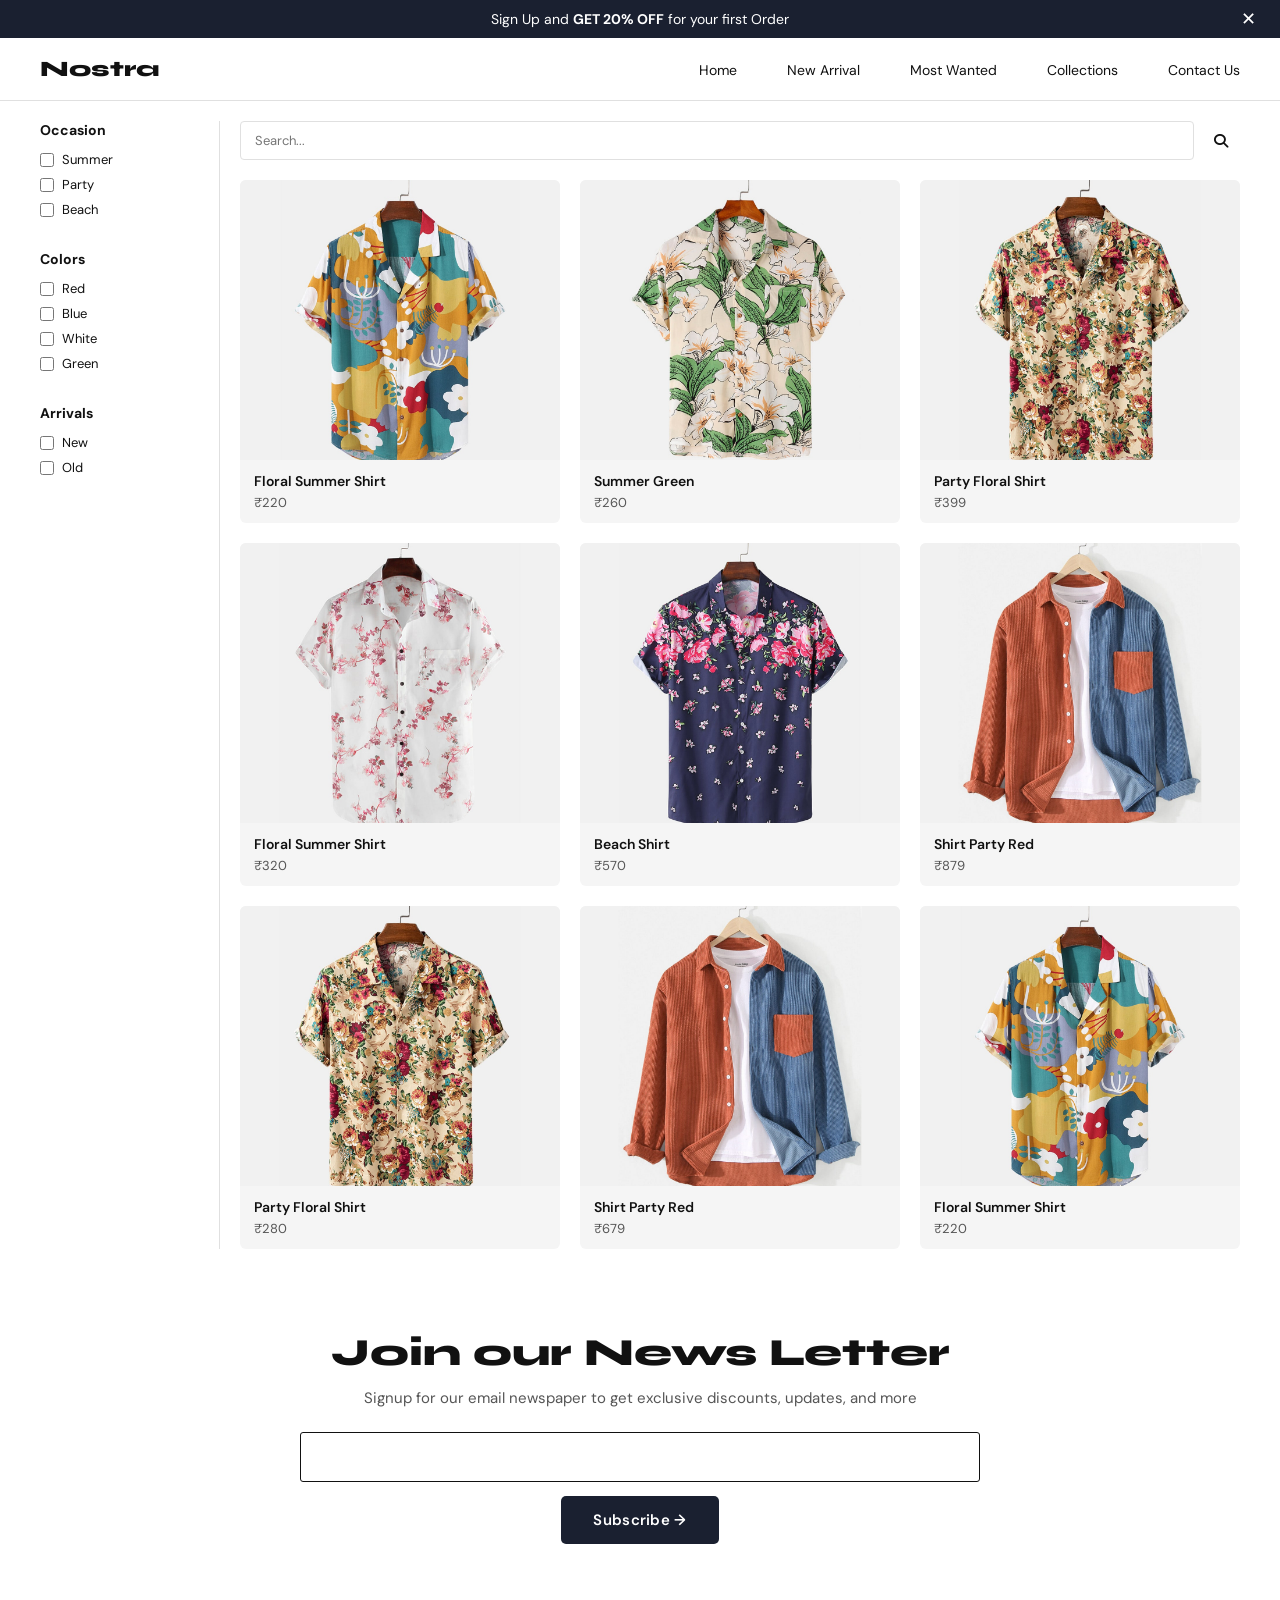
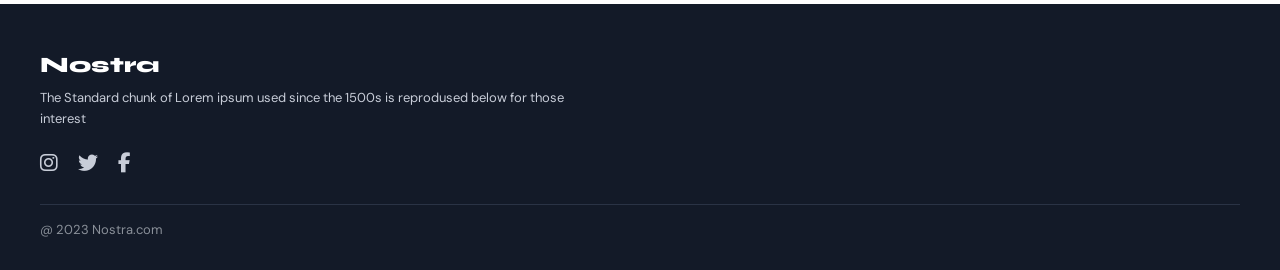
<file: collections.html>
<!DOCTYPE html>
<html lang="en">
<head>
  <meta charset="UTF-8" />
  <meta name="viewport" content="width=device-width, initial-scale=1.0"/>
  <title>Collections - Nostra</title>
  <link rel="preconnect" href="https://fonts.googleapis.com">
  <link href="https://fonts.googleapis.com/css2?family=Syne:wght@400;600;700;800&family=DM+Sans:wght@300;400;500;600&display=swap" rel="stylesheet">
  <link rel="stylesheet" href="https://cdnjs.cloudflare.com/ajax/libs/font-awesome/6.5.0/css/all.min.css"/>
  <link rel="stylesheet" href="style.css"/>
  <link rel="stylesheet" href="collections.css"/>
</head>
<body>

<!-- ─── ANNOUNCEMENT BAR ─── -->
<div class="announcement-bar" id="announcementBar">
  <span>Sign Up and <strong>GET 20% OFF</strong> for your first Order</span>
  <button class="close-btn" onclick="document.getElementById('announcementBar').style.display='none'">&#x2715;</button>
</div>

<!-- ─── NAVBAR ─── -->
<nav>
  <a href="index.html" class="logo">Nostra</a>
  <ul class="nav-links">
    <li><a href="index.html">Home</a></li>
    <li><a href="index.html#new-arrivals">New Arrival</a></li>
    <li><a href="index.html#most-wanted">Most Wanted</a></li>
    <li><a href="collections.html">Collections</a></li>
    <li><a href="contact.html">Contact Us</a></li>
  </ul>
  <button class="hamburger" id="hamburger" onclick="toggleMenu()">
    <span></span><span></span><span></span>
  </button>
</nav>
<div class="mobile-menu" id="mobileMenu">
  <button class="mobile-menu-close" onclick="toggleMenu()">&#x2715;</button>
  <a href="index.html">Home</a>
  <a href="index.html#new-arrivals">New Arrival</a>
  <a href="index.html#most-wanted">Most Wanted</a>
  <a href="collections.html">Collections</a>
  <a href="contact.html">Contact Us</a>
</div>

<!-- ─── COLLECTIONS PAGE ─── -->
<div class="collections-container">
  <!-- Sidebar Filters -->
  <aside class="collections-sidebar">
    <div class="filter-section">
      <h3>Occasion</h3>
      <label><input type="checkbox" class="filter-checkbox" data-filter="occasion" value="Summer" /> Summer</label>
      <label><input type="checkbox" class="filter-checkbox" data-filter="occasion" value="Party" /> Party</label>
      <label><input type="checkbox" class="filter-checkbox" data-filter="occasion" value="Beach" /> Beach</label>
    </div>
    
    <div class="filter-section">
      <h3>Colors</h3>
      <label><input type="checkbox" class="filter-checkbox" data-filter="color" value="Red" /> Red</label>
      <label><input type="checkbox" class="filter-checkbox" data-filter="color" value="Blue" /> Blue</label>
      <label><input type="checkbox" class="filter-checkbox" data-filter="color" value="White" /> White</label>
      <label><input type="checkbox" class="filter-checkbox" data-filter="color" value="Green" /> Green</label>
    </div>
    
    <div class="filter-section">
      <h3>Arrivals</h3>
      <label><input type="checkbox" class="filter-checkbox" data-filter="arrival" value="New" /> New</label>
      <label><input type="checkbox" class="filter-checkbox" data-filter="arrival" value="Old" /> Old</label>
    </div>
  </aside>

  <!-- Main Content -->
  <main class="collections-main">
    <!-- Search Bar -->
    <div class="search-bar">
      <input type="text" id="searchInput" placeholder="Search..." />
      <button><i class="fas fa-search"></i></button>
    </div>

    <!-- Product Grid -->
    <div class="collections-grid">
      <div class="collection-product" data-occasion="Summer" data-color="Green" data-arrival="New">
        <img src="image/Floral Summer Shirt.jpg" alt="Floral Summer Shirt" />
        <h4>Floral Summer Shirt</h4>
        <p>₹220</p>
      </div>
      <div class="collection-product" data-occasion="Summer" data-color="Green" data-arrival="New">
        <img src="image/Summer Green.jpg" alt="Summer Green" />
        <h4>Summer Green</h4>
        <p>₹260</p>
      </div>
      <div class="collection-product" data-occasion="Party" data-color="Red" data-arrival="New">
        <img src="image/Party Floral Shirt.jpg" alt="Party Floral Shirt" />
        <h4>Party Floral Shirt</h4>
        <p>₹399</p>
      </div>
      <div class="collection-product" data-occasion="Summer" data-color="Blue" data-arrival="Old">
        <img src="image/Floral Summer Shirt 399.jpg" alt="Floral Summer Shirt" />
        <h4>Floral Summer Shirt</h4>
        <p>₹320</p>
      </div>
      <div class="collection-product" data-occasion="Beach" data-color="Blue" data-arrival="New">
        <img src="image/Beach Shirt.jpg" alt="Beach Shirt" />
        <h4>Beach Shirt</h4>
        <p>₹570</p>
      </div>
      <div class="collection-product" data-occasion="Party" data-color="Red" data-arrival="New">
        <img src="image/Shirt Party Red.jpg" alt="Shirt Party Red" />
        <h4>Shirt Party Red</h4>
        <p>₹879</p>
      </div>
      <div class="collection-product" data-occasion="Party" data-color="White" data-arrival="Old">
        <img src="image/Party Floral Shirt 399.jpg" alt="Party Floral Shirt" />
        <h4>Party Floral Shirt</h4>
        <p>₹280</p>
      </div>
      <div class="collection-product" data-occasion="Party" data-color="Red" data-arrival="Old">
        <img src="image/Shirt Party Red.jpg" alt="Shirt Party Red" />
        <h4>Shirt Party Red</h4>
        <p>₹679</p>
      </div>
      <div class="collection-product" data-occasion="Summer" data-color="Green" data-arrival="New">
        <img src="image/Floral Summer Shirt.jpg" alt="Floral Summer Shirt" />
        <h4>Floral Summer Shirt</h4>
        <p>₹220</p>
      </div>
    </div>
  </main>
</div>

<!-- ─── NEWSLETTER ─── -->
<div class="newsletter-section" id="contact">
  <h2>Join our News Letter</h2>
  <p>Signup for our email newspaper to get exclusive discounts, updates, and more</p>
  <div class="newsletter-form">
    <input type="email" placeholder="" />
    <button class="btn-subscribe">Subscribe &#8594;</button>
  </div>
</div>

<!-- ─── FOOTER ─── -->
<footer>
  <div class="footer-logo">Nostra</div>
  <p>The Standard chunk of Lorem ipsum used since the 1500s is reprodused below for those interest</p>
  <div class="social-icons">
    <a href="#"><i class="fab fa-instagram"></i></a>
    <a href="#"><i class="fab fa-twitter"></i></a>
    <a href="#"><i class="fab fa-facebook-f"></i></a>
  </div>
  <div class="copyright">@ 2023 Nostra.com</div>
</footer>

<script src="java.js"></script>
<script>
  // Collection page filtering
  document.querySelectorAll('.filter-checkbox').forEach(checkbox => {
    checkbox.addEventListener('change', filterProducts);
  });

  // Search functionality
  document.getElementById('searchInput').addEventListener('input', filterProducts);

  function filterProducts() {
    const occasionFilters = Array.from(document.querySelectorAll('[data-filter="occasion"]:checked')).map(cb => cb.value);
    const colorFilters = Array.from(document.querySelectorAll('[data-filter="color"]:checked')).map(cb => cb.value);
    const arrivalFilters = Array.from(document.querySelectorAll('[data-filter="arrival"]:checked')).map(cb => cb.value);
    const searchQuery = document.getElementById('searchInput').value.toLowerCase();

    const products = document.querySelectorAll('.collection-product');

    products.forEach(product => {
      const productOccasion = product.getAttribute('data-occasion');
      const productColor = product.getAttribute('data-color');
      const productArrival = product.getAttribute('data-arrival');
      const productName = product.querySelector('h4').textContent.toLowerCase();

      const occasionMatch = occasionFilters.length === 0 || occasionFilters.includes(productOccasion);
      const colorMatch = colorFilters.length === 0 || colorFilters.includes(productColor);
      const arrivalMatch = arrivalFilters.length === 0 || arrivalFilters.includes(productArrival);
      const searchMatch = searchQuery === '' || productName.includes(searchQuery);

      if (occasionMatch && colorMatch && arrivalMatch && searchMatch) {
        product.style.display = 'block';
      } else {
        product.style.display = 'none';
      }
    });
  }
</script>
</body>
</html>
</file>
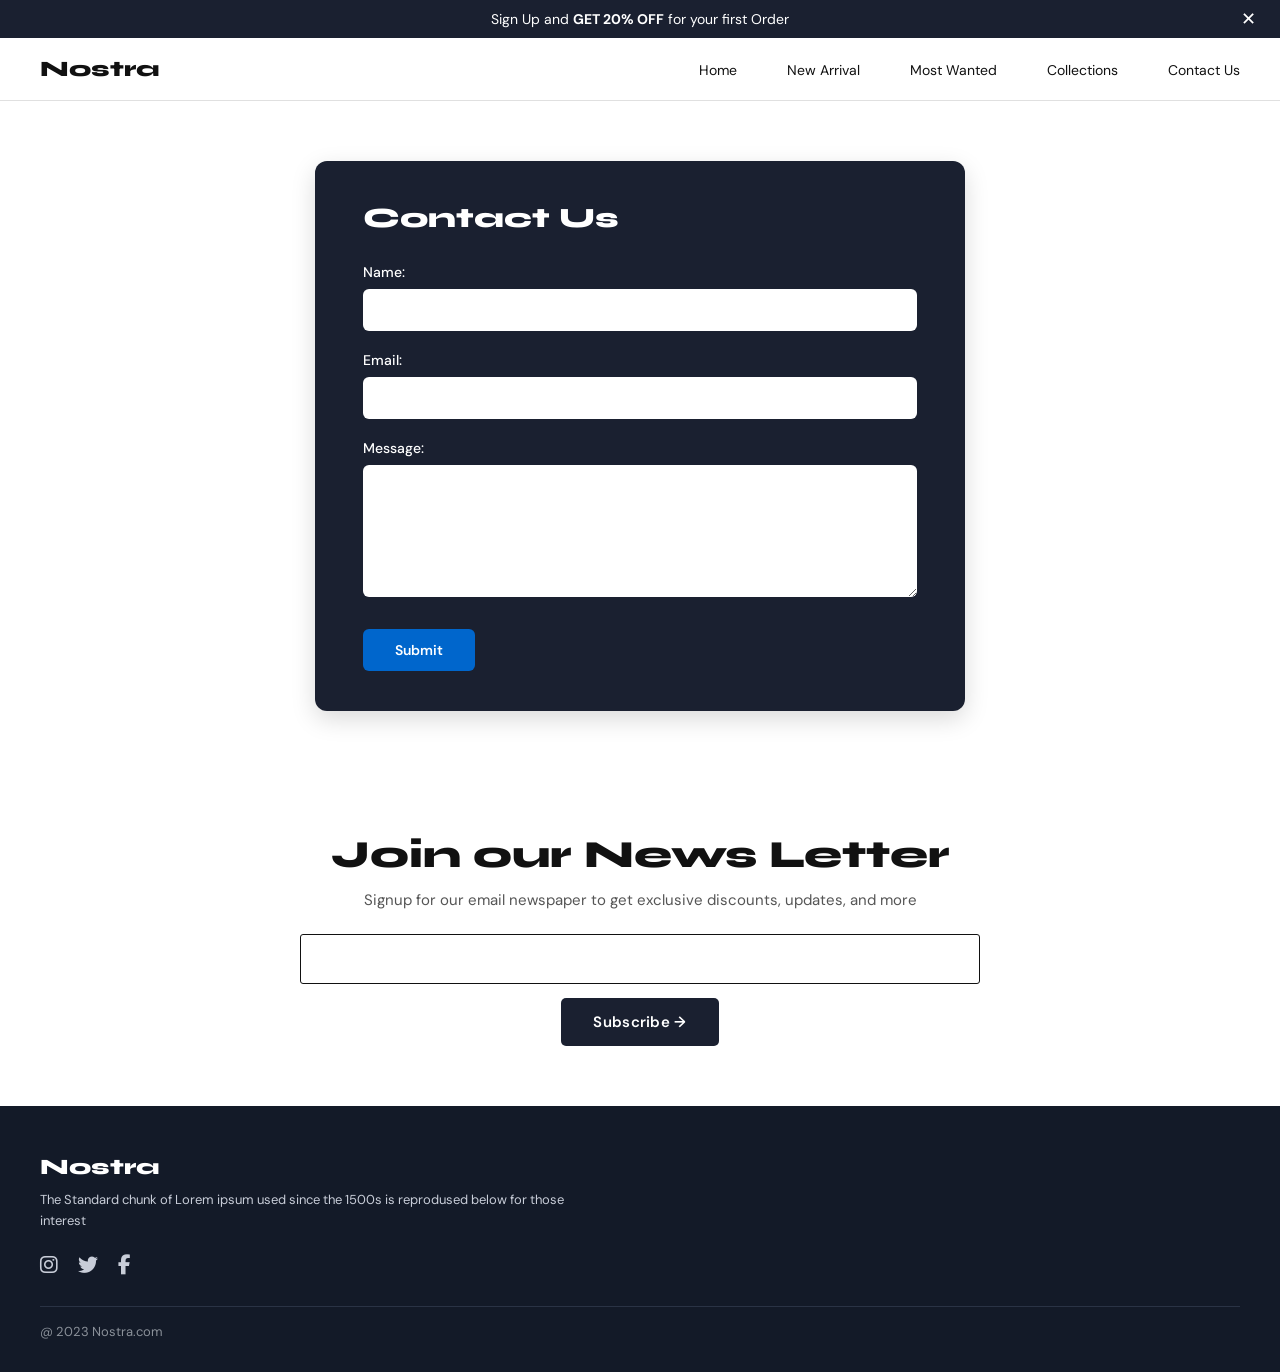
<file: contact.html>
<!DOCTYPE html>
<html lang="en">
<head>
  <meta charset="UTF-8" />
  <meta name="viewport" content="width=device-width, initial-scale=1.0"/>
  <title>Contact Us - Nostra</title>
  <link rel="preconnect" href="https://fonts.googleapis.com">
  <link href="https://fonts.googleapis.com/css2?family=Syne:wght@400;600;700;800&family=DM+Sans:wght@300;400;500;600&display=swap" rel="stylesheet">
  <link rel="stylesheet" href="https://cdnjs.cloudflare.com/ajax/libs/font-awesome/6.5.0/css/all.min.css"/>
  <link rel="stylesheet" href="style.css"/>
  <link rel="stylesheet" href="contact.css"/>
</head>
<body>

<!-- ─── ANNOUNCEMENT BAR ─── -->
<div class="announcement-bar" id="announcementBar">
  <span>Sign Up and <strong>GET 20% OFF</strong> for your first Order</span>
  <button class="close-btn" onclick="document.getElementById('announcementBar').style.display='none'">&#x2715;</button>
</div>

<!-- ─── NAVBAR ─── -->
<nav>
  <a href="index.html" class="logo">Nostra</a>
  <ul class="nav-links">
    <li><a href="index.html">Home</a></li>
    <li><a href="index.html#new-arrivals">New Arrival</a></li>
    <li><a href="index.html#most-wanted">Most Wanted</a></li>
    <li><a href="collections.html">Collections</a></li>
    <li><a href="contact.html">Contact Us</a></li>
  </ul>
  <button class="hamburger" id="hamburger" onclick="toggleMenu()">
    <span></span><span></span><span></span>
  </button>
</nav>
<div class="mobile-menu" id="mobileMenu">
  <button class="mobile-menu-close" onclick="toggleMenu()">&#x2715;</button>
  <a href="index.html">Home</a>
  <a href="index.html#new-arrivals">New Arrival</a>
  <a href="index.html#most-wanted">Most Wanted</a>
  <a href="collections.html">Collections</a>
  <a href="contact.html">Contact Us</a>
</div>

<!-- ─── CONTACT FORM ─── -->
<div class="contact-container">
  <div class="contact-form-wrapper">
    <h2>Contact Us</h2>
    <form class="contact-form" id="contactForm">
      <div class="form-group">
        <label for="name">Name:</label>
        <input type="text" id="name" name="name" required />
      </div>
      
      <div class="form-group">
        <label for="email">Email:</label>
        <input type="email" id="email" name="email" required />
      </div>
      
      <div class="form-group">
        <label for="message">Message:</label>
        <textarea id="message" name="message" rows="6" required></textarea>
      </div>
      
      <button type="submit" class="btn-submit">Submit</button>
    </form>
  </div>
</div>

<!-- ─── NEWSLETTER ─── -->
<div class="newsletter-section">
  <h2>Join our News Letter</h2>
  <p>Signup for our email newspaper to get exclusive discounts, updates, and more</p>
  <div class="newsletter-form">
    <input type="email" placeholder="" />
    <button class="btn-subscribe">Subscribe &#8594;</button>
  </div>
</div>

<!-- ─── FOOTER ─── -->
<footer>
  <div class="footer-logo">Nostra</div>
  <p>The Standard chunk of Lorem ipsum used since the 1500s is reprodused below for those interest</p>
  <div class="social-icons">
    <a href="#"><i class="fab fa-instagram"></i></a>
    <a href="#"><i class="fab fa-twitter"></i></a>
    <a href="#"><i class="fab fa-facebook-f"></i></a>
  </div>
  <div class="copyright">@ 2023 Nostra.com</div>
</footer>

<script src="java.js"></script>
<script>
  // Contact form submission
  document.getElementById('contactForm').addEventListener('submit', function(e) {
    e.preventDefault();
    
    const name = document.getElementById('name').value;
    const email = document.getElementById('email').value;
    const message = document.getElementById('message').value;
    
    if (name.trim() && email.trim() && message.trim()) {
      alert('Thank you for contacting us! We will get back to you soon.');
      this.reset();
    }
  });
</script>
</body>
</html>
</file>
<file: style.css>
*, *::before, *::after { box-sizing: border-box; margin: 0; padding: 0; }

:root {
  --dark: #1a2030;
  --darker: #131a28;
  --white: #ffffff;
  --light-bg: #f5f5f5;
  --red: #e8000d;
  --text: #111111;
  --muted: #555555;
  --border: #e0e0e0;
}

body {
  font-family: 'DM Sans', sans-serif;
  color: var(--text);
  overflow-x: hidden;
}

/* ─── ANNOUNCEMENT BAR ─── */
.announcement-bar {
  background: var(--dark);
  color: var(--white);
  text-align: center;
  padding: 10px 40px;
  font-size: 14px;
  position: relative;
  display: flex;
  align-items: center;
  justify-content: center;
}
.announcement-bar span { flex: 1; text-align: center; }
.announcement-bar strong { font-weight: 700; }
.announcement-bar .close-btn {
  background: none;
  border: none;
  color: var(--white);
  font-size: 18px;
  cursor: pointer;
  line-height: 1;
  padding: 0 4px;
  position: absolute;
  right: 20px;
}

/* ─── NAVBAR ─── */
nav {
  display: flex;
  align-items: center;
  justify-content: space-between;
  padding: 18px 40px;
  background: var(--white);
  border-bottom: 1px solid var(--border);
  position: sticky;
  top: 0;
  z-index: 1000;
}
.logo {
  font-family: 'Syne', sans-serif;
  font-size: 22px;
  font-weight: 800;
  color: var(--text);
  text-decoration: none;
}
.nav-links {
  display: flex;
  list-style: none;
  gap: 50px;
}
.nav-links a {
  text-decoration: none;
  color: var(--text);
  font-size: 14px;
  font-weight: 400;
  transition: opacity 0.2s;
}
.nav-links a:hover { opacity: 0.5; }
.hamburger {
  display: none;
  flex-direction: column;
  gap: 5px;
  cursor: pointer;
  background: none;
  border: none;
  padding: 4px;
}
.hamburger span {
  display: block;
  width: 24px;
  height: 2px;
  background: var(--text);
  transition: all 0.3s;
}
.mobile-menu {
  display: none;
  flex-direction: column;
  background: var(--dark);
  padding: 40px 24px;
  gap: 0;
  border-bottom: none;
  position: fixed;
  left: 0;
  top: 0;
  width: 100%;
  max-width: 400px;
  height: 100vh;
  z-index: 2000;
  animation: slideInLeft 0.3s ease;
  box-shadow: 2px 0 10px rgba(0,0,0,0.3);
}
.mobile-menu.open { display: flex; }
.mobile-menu a {
  text-decoration: none;
  color: #c8cdd8;
  font-size: 16px;
  font-weight: 400;
  padding: 16px 0;
  border-bottom: none;
  transition: color 0.2s;
}
.mobile-menu a:hover { 
  color: var(--white); 
}

@keyframes slideInLeft {
  from {
    transform: translateX(-100%);
  }
  to {
    transform: translateX(0);
  }
}

.mobile-menu-close {
  align-self: flex-end;
  background: none;
  border: none;
  color: var(--white);
  font-size: 28px;
  cursor: pointer;
  padding: 0;
  margin-bottom: 20px;
  line-height: 1;
}

/* ─── HERO SLIDER ─── */
.hero {
  position: relative;
  width: 100%;
  height: 520px;
  overflow: hidden;
}
.slides-wrapper {
  display: flex;
  width: 100%;
  height: 100%;
  position: relative;
}

@keyframes slideOutLeft {
  from {
    opacity: 1;
    transform: translateX(0);
  }
  to {
    opacity: 1;
    transform: translateX(-100%);
  }
}

@keyframes slideInRight {
  from {
    opacity: 1;
    transform: translateX(100%);
  }
  to {
    opacity: 1;
    transform: translateX(0);
  }
}

.slide {
  position: absolute;
  inset: 0;
  width: 100%;
  height: 100%;
}
.slide.active { 
  z-index: 1;
}
.slide img {
  width: 100%;
  height: 100%;
  object-fit: cover;
  display: block;
}
.slide img {
  width: 100%;
  height: 100%;
  object-fit: cover;
  display: block;
}
.slide-overlay {
  position: absolute;
  inset: 0;
  background: rgba(0,0,0,0.35);
  display: flex;
  flex-direction: column;
  align-items: center;
  justify-content: center;
  text-align: center;
  padding: 20px;
  z-index: 5;
  pointer-events: none;
}
.slide-overlay h1 {
  font-family: 'Syne', sans-serif;
  font-size: clamp(32px, 5vw, 72px);
  font-weight: 800;
  color: var(--white);
  line-height: 1.1;
  max-width: 900px;
}
.slide-overlay p {
  color: var(--white);
  font-size: 13px;
  font-weight: 600;
  letter-spacing: 1px;
  margin-top: 16px;
  margin-bottom: 12px;
}
.btn-outline {
  display: inline-block;
  border: 2px solid var(--white);
  color: var(--white);
  background: transparent;
  padding: 9px 22px;
  font-size: 13px;
  font-weight: 600;
  cursor: pointer;
  text-decoration: none;
  transition: background 0.2s, color 0.2s;
}
.btn-outline:hover { background: var(--white); color: var(--text); }
.slider-arrow {
  position: absolute;
  top: 50%;
  transform: translateY(-50%);
  background: none;
  border: none;
  color: var(--white);
  font-size: 52px;
  cursor: pointer;
  z-index: 10;
  line-height: 1;
  padding: 0 12px;
  opacity: 0.85;
  font-weight: 300;
}
.slider-arrow:hover { opacity: 1; }
.slider-arrow.prev { left: 12px; }
.slider-arrow.next { right: 12px; }

/* ─── SECTION WRAPPER ─── */
.section { padding: 60px 40px; }
.section-label {
  font-size: 16px;
  font-weight: 700;
  color: var(--text);
  margin-bottom: 32px;
  letter-spacing: 0.5px;
  text-transform: uppercase;
}

/* ─── BRANDS ─── */
.brands-section {
  padding: 40px 0 0;
  width: 100%;
}
.brands-grid {
  display: flex;
  flex-wrap: wrap;
  gap: 0;
  align-items: center;
  margin-top: 12px;
  width: 100%;
}
.brands-grid > .brand-item {
  flex: 1;
  min-width: 150px;
  justify-content: center;
  padding: 20px;
  border-right: 1px solid var(--border);
}
.brands-grid > .brand-item:last-child {
  border-right: none;
}
.brand-item {
  display: flex;
  flex-direction: column;
  align-items: center;
  gap: 12px;
  min-width: 100px;
}
.brand-icon {
  width: 70px;
  height: 70px;
  display: flex;
  align-items: center;
  justify-content: center;
}
.brand-icon.circle {
  background: #111;
  border-radius: 50%;
  color: white;
  font-size: 24px;
}
.brand-icon.plain { font-size: 48px; color: #111; }
.brand-name {
  font-size: 16px;
  font-weight: 600;
  color: var(--text);
}

/* ─── CUSTOMER EXPERIENCE ─── */
.experience-section {
  padding: 48px 40px;
  background: var(--white);
}
.experience-header {
  display: flex;
  align-items: flex-start;
  justify-content: space-between;
  gap: 40px;
  flex-wrap: wrap;
  margin-bottom: 32px;
}
.experience-header h2 {
  font-family: 'Syne', sans-serif;
  font-size: clamp(24px, 3vw, 36px);
  font-weight: 800;
  line-height: 1.2;
  max-width: 360px;
}
.experience-subtitle {
  font-size: 14px;
  color: var(--muted);
  max-width: 400px;
  align-self: center;
}
.experience-subtitle::before {
  content: '||';
  margin-right: 8px;
  color: var(--text);
  font-weight: 700;
}
.features-grid {
  display: grid;
  grid-template-columns: repeat(4, 1fr);
  gap: 16px;
}
.feature-card {
  background: var(--light-bg);
  border-radius: 4px;
  padding: 20px 16px;
}
.feature-card i {
  font-size: 26px;
  margin-bottom: 12px;
  display: block;
  color: var(--text);
}
.feature-card h4 {
  font-size: 13px;
  font-weight: 700;
  margin-bottom: 6px;
}
.feature-card p {
  font-size: 12px;
  color: var(--muted);
  line-height: 1.5;
}

/* ─── NEW ARRIVALS ─── */
.arrivals-grid {
  display: grid;
  grid-template-columns: repeat(4, 1fr);
  gap: 24px;
}
.arrival-card {
  background: #888;
  border-radius: 8px;
  overflow: hidden;
  position: relative;
  aspect-ratio: 1 / 1;
  display: flex;
  align-items: center;
  justify-content: center;
}
.arrival-card img {
  width: 100%;
  height: 100%;
  object-fit: cover;
  display: block;
  filter: brightness(1.08);
}
.arrival-card .shop-overlay {
  position: absolute;
  top: 50%;
  left: 50%;
  transform: translate(-50%, -50%);
  display: flex;
  align-items: center;
  justify-content: center;
}
.btn-white {
  background: var(--white);
  color: var(--text);
  border: none;
  padding: 12px 20px;
  font-size: 14px;
  font-weight: 500;
  border-radius: 4px;
  cursor: pointer;
  text-decoration: none;
  display: inline-block;
  transition: background 0.2s;
  box-shadow: 0 2px 8px rgba(0,0,0,0.2);
}
.btn-white:hover { background: #eee; }

/* ─── MOST WANTED ─── */
.most-wanted-section { padding: 0 40px 60px; }
.products-scroll {
  display: flex;
  gap: 20px;
  overflow-x: auto;
  padding-bottom: 8px;
  scrollbar-width: none;
}
.products-scroll::-webkit-scrollbar { display: none; }
.product-card {
  flex: 0 0 260px;
  background: var(--white);
  border-radius: 6px;
  overflow: hidden;
  position: relative;
}
.product-card img {
  width: 100%;
  height: 300px;
  object-fit: cover;
  display: block;
  background: #d0d0d0;
}
.sale-badge {
  position: absolute;
  top: 12px;
  left: 12px;
  background: var(--red);
  color: var(--white);
  font-size: 12px;
  font-weight: 700;
  padding: 6px 12px;
  border-radius: 2px;
  z-index: 10;
}
.wish-btn {
  position: absolute;
  bottom: 14px;
  right: 14px;
  background: transparent;
  border: none;
  border-radius: 0;
  width: auto;
  height: auto;
  display: flex;
  align-items: center;
  justify-content: center;
  cursor: pointer;
  font-size: 20px;
  color: #111;
  transition: color 0.2s;
  z-index: 10;
  padding: 0;
}
.wish-btn:hover { 
  color: var(--red);
}
.wish-btn.active {
  color: var(--red);
}

/* ─── LIMITED OFFER BANNER ─── */
.offer-banner {
  background: var(--dark);
  display: flex;
  align-items: center;
  gap: 0;
  margin: 0 40px 48px;
  border-radius: 8px;
  overflow: hidden;
}
.offer-banner img {
  width: 360px;
  height: 260px;
  object-fit: cover;
  flex-shrink: 0;
  display: block;
}
.offer-content {
  padding: 40px 48px;
  color: var(--white);
}
.offer-content h2 {
  font-family: 'Syne', sans-serif;
  font-size: clamp(24px, 3vw, 38px);
  font-weight: 800;
  margin-bottom: 10px;
}
.offer-content p {
  font-size: clamp(14px, 1.5vw, 18px);
  font-weight: 700;
  margin-bottom: 24px;
  color: #e0e0e0;
}
.btn-offer {
  background: var(--white);
  color: var(--text);
  border: none;
  padding: 13px 28px;
  font-size: 14px;
  font-weight: 600;
  border-radius: 6px;
  cursor: pointer;
  text-decoration: none;
  display: inline-block;
  transition: background 0.2s;
}
.btn-offer:hover { background: #ddd; }

/* ─── NEWSLETTER ─── */
.newsletter-section {
  padding: 60px 40px;
  text-align: center;
}
.newsletter-section h2 {
  font-family: 'Syne', sans-serif;
  font-size: clamp(26px, 3vw, 42px);
  font-weight: 800;
  margin-bottom: 12px;
}
.newsletter-section p {
  font-size: 15px;
  color: var(--muted);
  margin-bottom: 24px;
}
.newsletter-form {
  display: flex;
  flex-direction: column;
  align-items: center;
  gap: 14px;
  max-width: 680px;
  margin: 0 auto;
}
.newsletter-form input[type="email"] {
  width: 100%;
  border: 1.5px solid var(--text);
  border-radius: 3px;
  padding: 14px 18px;
  font-size: 15px;
  font-family: 'DM Sans', sans-serif;
  outline: none;
}
.newsletter-form input:focus { border-color: #666; }
.btn-subscribe {
  background: var(--dark);
  color: var(--white);
  border: none;
  padding: 14px 32px;
  font-size: 15px;
  font-weight: 600;
  border-radius: 5px;
  cursor: pointer;
  font-family: 'DM Sans', sans-serif;
  letter-spacing: 0.3px;
  transition: background 0.2s;
}
.btn-subscribe:hover { background: #000; }

/* ─── FOOTER ─── */
footer {
  background: var(--darker);
  color: #c8cdd8;
  padding: 48px 40px 32px;
}
.footer-logo {
  font-family: 'Syne', sans-serif;
  font-size: 22px;
  font-weight: 800;
  color: var(--white);
  margin-bottom: 10px;
}
footer p {
  font-size: 13px;
  line-height: 1.6;
  max-width: 560px;
  margin-bottom: 20px;
}
.social-icons {
  display: flex;
  gap: 20px;
  margin-bottom: 28px;
}
.social-icons a {
  color: #c8cdd8;
  font-size: 20px;
  text-decoration: none;
  transition: color 0.2s;
}
.social-icons a:hover { color: var(--white); }
.copyright {
  font-size: 13px;
  color: #8a9099;
  border-top: 1px solid #2a3345;
  padding-top: 16px;
}

/* ─── RESPONSIVE ─── */
@media (max-width: 900px) {
  nav { padding: 14px 20px; }
  .nav-links { display: none; }
  .hamburger { display: flex; }
  .section { padding: 32px 20px; }
  .brands-section { padding: 32px 20px 0; }
  .hero { height: 380px; }
  .features-grid { grid-template-columns: repeat(2, 1fr); }
  .arrivals-grid { grid-template-columns: repeat(2, 1fr); }
  .offer-banner { flex-direction: column; margin: 0 20px 36px; }
  .offer-banner img { width: 100%; height: 220px; }
  .offer-content { padding: 24px 24px; }
  .newsletter-section { padding: 40px 20px; }
  footer { padding: 36px 20px 24px; }
  .most-wanted-section { padding: 0 20px 36px; }
  .experience-section { padding: 36px 20px; }
  .experience-header { flex-direction: column; gap: 12px; }
}

@media (max-width: 560px) {
  .announcement-bar { font-size: 12px; padding: 10px 36px; }
  .hero { height: 300px; }
  .slide-overlay h1 { font-size: 26px; }
  .features-grid { grid-template-columns: 1fr; }
  .arrivals-grid { grid-template-columns: 1fr 1fr; gap: 12px; }
  .offer-banner img { height: 180px; }
  .brands-grid { gap: 24px 24px; }
}
</file>
<file: collections.css>
/* ─── COLLECTIONS PAGE LAYOUT ─── */
.collections-container {
  display: flex;
  gap: 20px;
  padding: 20px 40px;
  min-height: 100vh;
  background: var(--white);
}

/* ─── SIDEBAR ─── */
.collections-sidebar {
  width: 180px;
  flex-shrink: 0;
  border-right: 1px solid var(--border);
  padding-right: 20px;
}

.filter-section {
  margin-bottom: 32px;
}

.filter-section h3 {
  font-size: 14px;
  font-weight: 700;
  margin-bottom: 12px;
  color: var(--text);
  text-transform: capitalize;
}

.filter-section label {
  display: block;
  font-size: 13px;
  color: var(--text);
  margin-bottom: 8px;
  cursor: pointer;
  display: flex;
  align-items: center;
  gap: 8px;
}

.filter-section input[type="checkbox"] {
  cursor: pointer;
  width: 14px;
  height: 14px;
}

/* ─── MAIN CONTENT ─── */
.collections-main {
  flex: 1;
  min-width: 0;
}

/* ─── SEARCH BAR ─── */
.search-bar {
  display: flex;
  gap: 8px;
  margin-bottom: 20px;
  position: relative;
}

.search-bar input {
  flex: 1;
  border: 1px solid var(--border);
  border-radius: 4px;
  padding: 10px 14px;
  font-size: 13px;
  font-family: 'DM Sans', sans-serif;
  outline: none;
}

.search-bar input:focus {
  border-color: var(--text);
}

.search-bar button {
  background: none;
  border: none;
  cursor: pointer;
  color: var(--text);
  font-size: 14px;
  padding: 10px 12px;
}

/* ─── PRODUCT GRID ─── */
.collections-grid {
  display: grid;
  grid-template-columns: repeat(3, 1fr);
  gap: 20px;
}

.collection-product {
  background: var(--light-bg);
  border-radius: 6px;
  overflow: hidden;
  cursor: pointer;
  transition: transform 0.2s, box-shadow 0.2s;
}

.collection-product:hover {
  transform: translateY(-4px);
  box-shadow: 0 4px 12px rgba(0, 0, 0, 0.1);
}

.collection-product img {
  width: 100%;
  height: 280px;
  object-fit: cover;
  display: block;
}

.collection-product h4 {
  font-size: 14px;
  font-weight: 600;
  color: var(--text);
  padding: 12px 14px 4px;
  margin: 0;
}

.collection-product p {
  font-size: 13px;
  color: var(--muted);
  padding: 0 14px 12px;
  margin: 0;
}

/* ─── RESPONSIVE ─── */
@media (max-width: 1024px) {
  .collections-grid {
    grid-template-columns: repeat(2, 1fr);
  }
}

@media (max-width: 900px) {
  .collections-container {
    flex-direction: column;
    padding: 20px;
  }

  .collections-sidebar {
    width: 100%;
    border-right: none;
    border-bottom: 1px solid var(--border);
    padding-right: 0;
    padding-bottom: 20px;
    display: flex;
    gap: 40px;
  }

  .filter-section {
    margin-bottom: 0;
  }

  .collections-grid {
    grid-template-columns: repeat(2, 1fr);
    gap: 16px;
  }
}

@media (max-width: 560px) {
  .collections-container {
    padding: 12px;
  }

  .collections-sidebar {
    flex-direction: column;
    gap: 20px;
  }

  .collections-grid {
    grid-template-columns: 1fr;
  }

  .search-bar {
    flex-direction: column;
  }

  .search-bar input {
    width: 100%;
  }
}
</file>
<file: contact.css>
/* ─── CONTACT PAGE ─── */
.contact-container {
  display: flex;
  align-items: center;
  justify-content: center;
  padding: 60px 40px;
  min-height: calc(100vh - 400px);
  background: var(--white);
}

.contact-form-wrapper {
  background: var(--dark);
  color: var(--white);
  padding: 40px 48px;
  border-radius: 12px;
  width: 100%;
  max-width: 650px;
  box-shadow: 0 8px 24px rgba(0, 0, 0, 0.15);
}

.contact-form-wrapper h2 {
  font-family: 'Syne', sans-serif;
  font-size: 28px;
  font-weight: 800;
  margin-bottom: 28px;
  color: var(--white);
}

.form-group {
  margin-bottom: 20px;
  display: flex;
  flex-direction: column;
}

.form-group label {
  font-size: 14px;
  font-weight: 500;
  margin-bottom: 8px;
  color: var(--white);
}

.form-group input,
.form-group textarea {
  border: none;
  border-radius: 6px;
  padding: 12px 14px;
  font-size: 14px;
  font-family: 'DM Sans', sans-serif;
  background: var(--white);
  color: var(--text);
  outline: none;
  transition: box-shadow 0.2s;
}

.form-group input:focus,
.form-group textarea:focus {
  box-shadow: 0 0 0 3px rgba(255, 255, 255, 0.2);
}

.form-group textarea {
  resize: vertical;
  min-height: 120px;
}

.btn-submit {
  background: #0066cc;
  color: var(--white);
  border: none;
  padding: 12px 32px;
  font-size: 14px;
  font-weight: 600;
  border-radius: 6px;
  cursor: pointer;
  font-family: 'DM Sans', sans-serif;
  transition: background 0.2s;
  align-self: flex-start;
  margin-top: 12px;
}

.btn-submit:hover {
  background: #0052a3;
}

/* ─── RESPONSIVE ─── */
@media (max-width: 900px) {
  .contact-container {
    padding: 40px 20px;
  }

  .contact-form-wrapper {
    padding: 32px 24px;
  }

  .contact-form-wrapper h2 {
    font-size: 24px;
    margin-bottom: 24px;
  }
}

@media (max-width: 560px) {
  .contact-container {
    padding: 20px 12px;
    min-height: auto;
  }

  .contact-form-wrapper {
    padding: 20px 16px;
    border-radius: 8px;
  }

  .contact-form-wrapper h2 {
    font-size: 20px;
    margin-bottom: 16px;
  }

  .form-group {
    margin-bottom: 14px;
  }

  .form-group input,
  .form-group textarea {
    padding: 10px 12px;
    font-size: 13px;
  }

  .btn-submit {
    padding: 10px 24px;
    font-size: 13px;
  }
}
</file>
